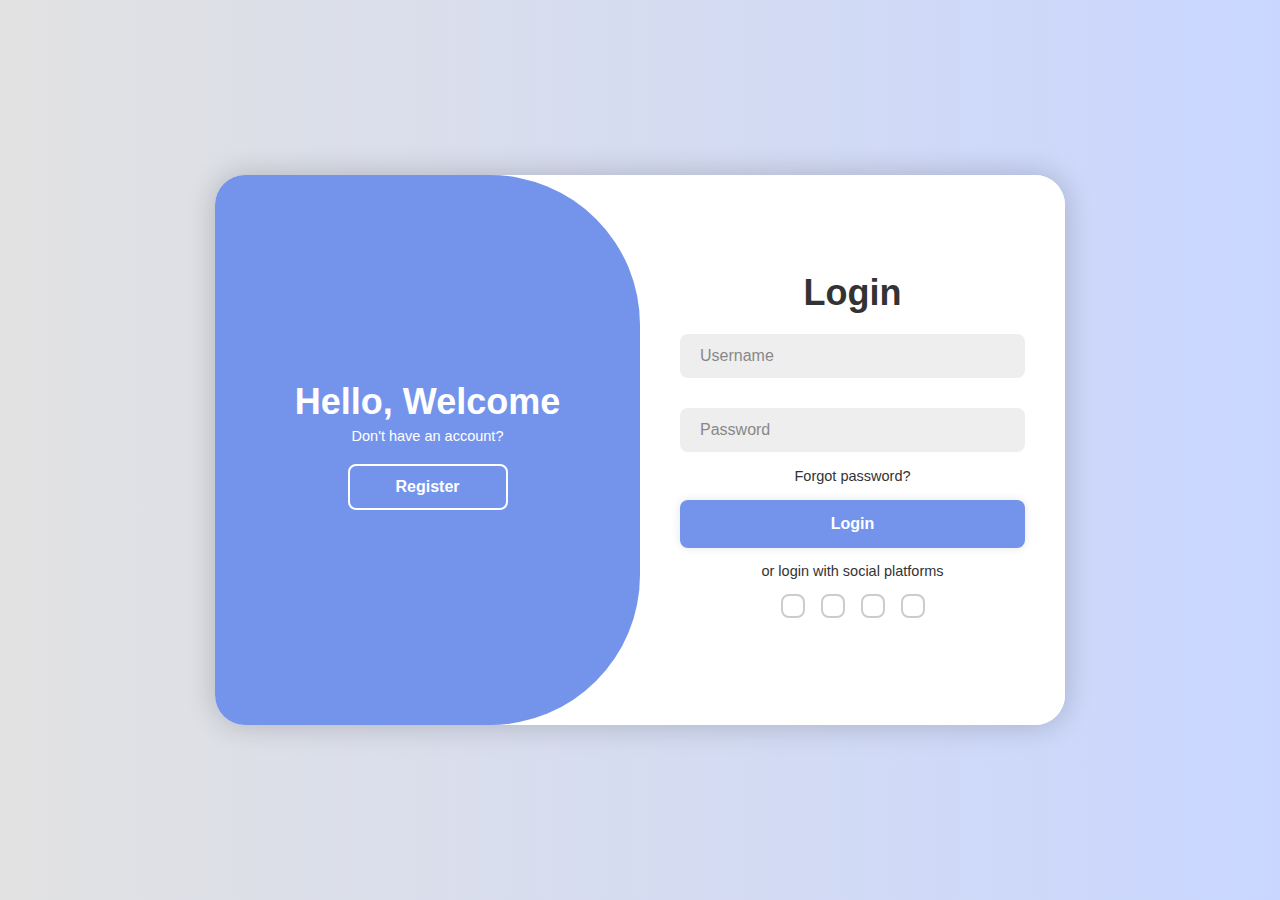
<file: login.html>
<!DOCTYPE html>
<html lang="en">
<head>
    <meta charset="UTF-8">
    <meta name="viewport" content="width=device-width, initial-scale=1.0">
    <title>Document</title>
    <link rel="stylesheet" href="https://cdnjs.cloudflare.com/ajax/libs/font-awesome/6.6.0/css/all.min.css"
        integrity="sha512-Kc323vGBEqzTmouAECnVceyQqyqdsSiqLQISBL29aUW4U/M7pSPA/gEUZQqv1cwx4OnYxTxve5UMg5GT6L4JJg=="
        crossorigin="anonymous" referrerpolicy="no-referrer" />
        <style>
            *{
                margin: 0;
                padding: 0;
                box-sizing: border-box;
                font-family: 'Poppins',sans-serif;
            }
            body{
                display: flex;
                justify-content: center;
                align-items: center;
                min-height: 100vh;
                background: linear-gradient(90deg,#e2e2e2,#c9d6ff);
            }
            .container{
                position:relative;
                width: 850px;
                height: 550px;
                background: #fff;
                border-radius: 30px;
                box-shadow: 0 0 30px rgba(0,0, 0, .2);
                overflow: hidden;
                margin: 20px;
            }
            .form-box{
                position: absolute;
                right: 0;
                width: 50%;
                height: 100%;
                background: #fff;
                display: flex;
                align-items: center;
                color:#333;
                text-align: center;
                padding: 40px;
                z-index: 1;
                transition: .6s ease-in-out 1.2s,visibility 0s 1s;
            }
            .container.active .form-box{
                 right: 50%;

            }
            .form-box.register{
                       visibility: hidden;
            }
            .container.active .form-box.register{
                visibility: visible;
            }
            form{
                /* background: purple; */
                width: 100%;
             
            }
            .container h1{
                font-size: 36px;
                margin: -10px 0;
            }
            .input-box{
                position: relative;
                margin: 30px 0;
            }
            .input-box input{
                width: 100%;
                padding: 13px 50px 13px 20px;
                background: #eee;
                border-radius: 8px;
                border: none;
                outline: none;
                font-size: 16px;
                color: #333;
                font-weight: 500;
            }
            .input-box input::placeholder{
                color: #888;
                font-weight: 400;
            }
            .input-box i{
                position: absolute;
                right: 20px;
                top: 50%;
                transform: translateY(-50%);
                font-size: 20px;
                color: #888;
            }
            .forgot-link{
                margin: -15px 0 15px;
            }
            .forgot-link a{
                font-size: 14.5px;
                color: #333;
                 text-decoration: none;
            }
            .btn{
                width: 100%;
                height: 48px;
                background:#7494ec;
                border-radius: 8px;
                box-shadow: 0 0 10px rgba(0,0,0,.1);
                border: none;
                cursor: pointer;
                font-size: 16px;
                color: #fff;
                font-weight: 600;
            }
            .container p{
                font-size: 14.5px;
                margin: 15px 0;
            }
            .social-icon{
                display: flex;
                justify-content: center;
            }
            .social-icon a{
                display: inline-flex;
                padding: 10px;
               border: 2px solid #ccc; 
               border-radius: 8px;
               font-size: 24px;
               color: #333;
               text-decoration: none;
               margin: 0 8px;
            }
            .toggle-box{
                position: absolute;
                width: 100%;
                height:100% ;


            }
            .toggle-box::before{
                content: '';
                position: absolute;
                width: 300%;
                left: -250%;
                height: 100%;
                background: #7494ec;
                border-radius: 150px;
                z-index: 2;
                transition: 1.5s ease-in-out;
            }
            
            .container.active .toggle-box::before{
                left: 50%;

            }

            .toggle-panel{
                position: absolute;
                width: 50%;
                height: 100%;
                /* background:seagreen; */
                color: #fff;
                display: flex;
                flex-direction: column;
                justify-content: center;
                align-items: center;
                z-index: 2;
                transition: .6s ease-in-out;
            }
            .toggle-panel.toggle-left{
                left: 0;
                transition-delay: 1.2s;
            }
            .container.active .toggle-panel.toggle-left{
                left: -50%;
                transition-delay: .6s;
            }
            .toggle-panel.toggle-right{
                right: -50%;
                transition-delay: .6s;

            }
            .container.active .toggle-panel.toggle-right{
                right: 0;
                transition-delay:1.2s ;
            }
            .toggle-panel p{
                margin-bottom: 20px;
            }
             .toggle-panel .btn{ 
                width: 160px;
                height: 46px;
                background: transparent;
                border: 2px solid #fff;
                box-shadow: none;
             }
             @media  screen and (max-width:650px) {
                .container{
                    height: calc(100vh - 40px);
                }
                .form-box{
                    width: 100%;
                    height: 70%;
                    bottom: 0;
                }
                .container.active .form-box{
                    right: 0;
                    bottom: 30%;
                }
                .toggle-box::before{
                    left: 0;
                    width: 100%;
                    height: 300%;
                    top:-270%;
                    border-radius: 20vw;


                }
                .container.active .toggle-box::before{
                    top: 70%;
                    left: 0;

                }
                .toggle-panel{
                    width: 100%;
                    height: 30%;

                }
                .toggle-panel.toggle-left{
                    top: 0;
                }
                .container.active .toggle-panel.toggle-left{
                    left: 0;
                    top: -30%;
                }
                .toggle-panel.toggle-right{
                    right: 0;
                    bottom: -30%;
                }
                .container.active .toggle-panel.toggle-right{
                    bottom: 0;
                }
             }
           @media screen and (max-width:400px) {
            .form-box{
                padding: 20px;
            }
            .toggle-panel h1{
                font-size: 30px;
            }
           }
        </style>
</head>
<body>
    <div class="container">

       <div class="form-box login">
        <form action="">
            <h1>Login</h1>
            <div class="input-box">
                <input type="text" placeholder="Username" required>
                <i class="fa-solid fa-user"></i>
            </div>
            <div class="input-box">
                <input type="password" placeholder="Password" required>
                <i class="fa-solid fa-lock"></i>
            </div>
            <div class="forgot-link">
                <a href="#">Forgot password?</a>
            </div>
            <button type="submit" class="btn">Login</button>
            <p>or login with social platforms</p>
            <div class="social-icon">
                <a href="#"><i class="fa-brands fa-google"></i></a>
                <a href="#"><i class="fa-brands fa-facebook"></i></a>
                <a href="#"><i class="fa-brands fa-github"></i></a>
                <a href="#"><i class="fa-brands fa-linkedin-in"></i></a>
            </div>
        </form>
       </div> 


       <div class="form-box register">
        <form action="">
            <h1>Registration</h1>
            <div class="input-box">
                <input type="text" placeholder="Username" required>
                <i class="fa-solid fa-user"></i>
            </div>
            <div class="input-box">
                <input type="email" placeholder="Email" required>
                <i class="fa-solid fa-envelope"></i>
            </div>
            <div class="input-box">
                <input type="password" placeholder="Password" required>
                <i class="fa-solid fa-lock"></i>
            </div>
           
            <button type="submit" class="btn">Register</button>
            <p>or register with social platforms</p>
            <div class="social-icon">
                <a href="#"><i class="fa-brands fa-google"></i></a>
                <a href="#"><i class="fa-brands fa-facebook"></i></a>
                <a href="#"><i class="fa-brands fa-github"></i></a>
                <a href="#"><i class="fa-brands fa-linkedin-in"></i></a>
            </div>
        </form>
       </div> 
       <div class="toggle-box">
        <div class="toggle-panel toggle-left">
            <h1>Hello, Welcome</h1>
            <p>Don't have an account?</p>
            <button class="btn register-btn">Register</button>
        </div>
        <div class="toggle-panel toggle-right">
            <h1>Welcome Back!</h1>
            <p>Already have an account?</p>
            <button class="btn login-btn">Login</button>
        </div>
       </div>
    </div>
    <script src="login.js"></script>
</body>
</html>
</file>
